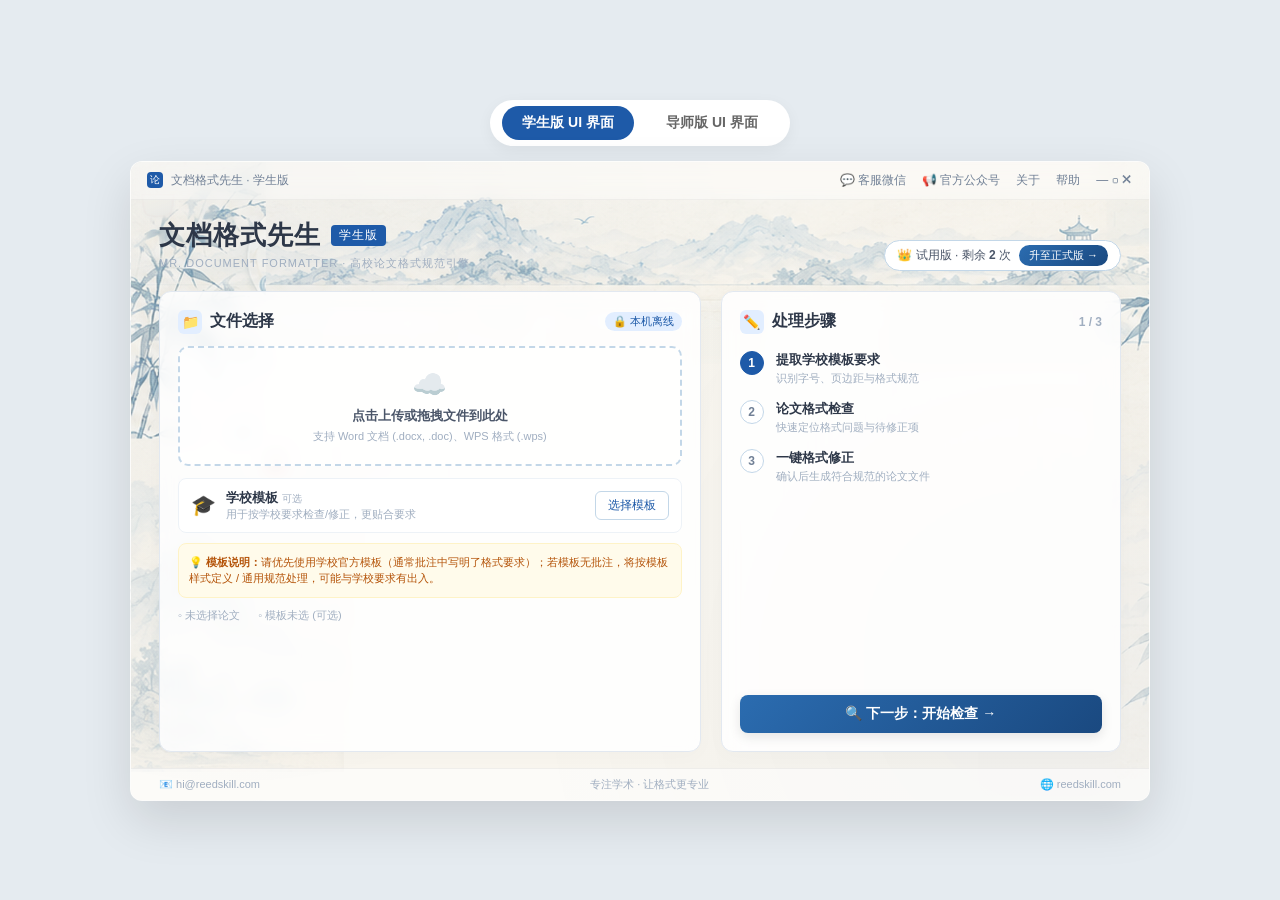
<file: tfd_app/web/index.html>
<!DOCTYPE html>
<html lang="zh-CN">
<head>
    <meta charset="UTF-8">
    <meta name="viewport" content="width=device-width, initial-scale=1.0">
    <title>文档格式先生 - 新国风 UI 界面</title>
    <style>
        :root {
            /* 默认学生版色彩（青蓝） */
            --theme-color: #1e5aa8;
            --theme-gradient: linear-gradient(135deg, #2b6cb0 0%, #1a4980 100%);
            --theme-bg-light: #f0f5fa;
            --theme-border: #c3d7e8;
            --theme-card-bg: rgba(255, 255, 255, 0.85);
            --theme-tag-bg: #e2eeff;
            --theme-tag-color: #1e5aa8;
        }

        /* 导师版主题配色（朱红） */
        body.advisor-theme {
            --theme-color: #8c2d19;
            --theme-gradient: linear-gradient(135deg, #9b3622 0%, #6e1f10 100%);
            --theme-bg-light: #faf0ed;
            --theme-border: #e8c9c3;
            --theme-card-bg: rgba(255, 255, 255, 0.88);
            --theme-tag-bg: #ffebe6;
            --theme-tag-color: #8c2d19;
        }

        * {
            box-sizing: border-box;
            margin: 0;
            padding: 0;
            font-family: -apple-system, BlinkMacSystemFont, "Segoe UI", "PingFang SC", "Hiragino Sans GB", "Microsoft YaHei", sans-serif;
        }

        body {
            background-color: #e5ebf0;
            display: flex;
            flex-direction: column;
            align-items: center;
            justify-content: center;
            min-height: 100vh;
            padding: 20px;
            transition: background-color 0.3s ease;
        }

        body.advisor-theme {
            background-color: #ebe3e0;
        }

        /* 顶部切换控制区 */
        .version-switcher {
            margin-bottom: 15px;
            display: flex;
            gap: 12px;
            background: #fff;
            padding: 6px 12px;
            border-radius: 30px;
            box-shadow: 0 4px 15px rgba(0,0,0,0.05);
        }

        .version-btn {
            padding: 8px 20px;
            border: none;
            background: transparent;
            color: #666;
            border-radius: 20px;
            cursor: pointer;
            font-weight: bold;
            font-size: 14px;
            transition: all 0.3s;
        }

        .version-btn.active-blue {
            background: #1e5aa8;
            color: #fff;
        }

        .version-btn.active-red {
            background: #8c2d19;
            color: #fff;
        }

        /* ---------------- 主窗口 ---------------- */
        .app-window {
            width: 1020px;
            height: 640px;
            background: #f7fafc;
            /* 浅淡国风水墨艺术纹理背景 */
            background-image: 
                radial-gradient(circle at 10% 20%, rgba(30, 90, 168, 0.03) 0%, transparent 50%),
                radial-gradient(circle at 90% 80%, rgba(30, 90, 168, 0.04) 0%, transparent 50%),
                url("assets/bg-student.png");
            background-size: cover;
            border-radius: 12px;
            box-shadow: 0 20px 50px rgba(0,0,0,0.12);
            border: 1px solid rgba(255, 255, 255, 0.8);
            display: flex;
            flex-direction: column;
            overflow: hidden;
            position: relative;
            transition: all 0.3s ease;
        }

        body.advisor-theme .app-window {
            background-image: 
                radial-gradient(circle at 10% 20%, rgba(140, 45, 25, 0.03) 0%, transparent 50%),
                radial-gradient(circle at 90% 80%, rgba(140, 45, 25, 0.04) 0%, transparent 50%),
                url("assets/bg-advisor.png");
        }

        /* Window Titlebar */
        .title-bar {
            height: 38px;
            padding: 0 16px;
            display: flex;
            justify-content: space-between;
            align-items: center;
            font-size: 12px;
            color: #718096;
            background: rgba(255, 255, 255, 0.4);
            backdrop-filter: blur(10px);
            border-bottom: 1px solid rgba(0,0,0,0.04);
        }

        .title-left {
            display: flex;
            align-items: center;
            gap: 8px;
            font-weight: 500;
        }

        .app-icon-mini {
            width: 16px;
            height: 16px;
            background: var(--theme-color);
            color: #fff;
            border-radius: 4px;
            display: flex;
            align-items: center;
            justify-content: center;
            font-size: 10px;
        }

        .window-actions {
            display: flex;
            align-items: center;
            gap: 16px;
        }

        .window-actions span { cursor: pointer; }
        .window-actions span:hover { color: #333; }

        /* Window Header Logo区 */
        .app-header {
            padding: 18px 28px 10px 28px;
            display: flex;
            justify-content: space-between;
            align-items: flex-end;
        }

        .logo-area h1 {
            font-size: 26px;
            color: #2d3748;
            display: flex;
            align-items: center;
            gap: 10px;
            font-weight: 700;
            letter-spacing: 1px;
        }

        .stamp-badge {
            background: var(--theme-color);
            color: #fff;
            font-size: 12px;
            padding: 2px 8px;
            border-radius: 4px;
            font-weight: normal;
        }

        .logo-sub {
            font-size: 11px;
            color: #a0aec0;
            margin-top: 3px;
            letter-spacing: 1px;
        }

        .header-trial-badge {
            background: #fff;
            border: 1px solid var(--theme-border);
            padding: 4px 12px;
            border-radius: 20px;
            font-size: 12px;
            color: #4a5568;
            display: flex;
            align-items: center;
            gap: 8px;
        }

        .btn-upgrade {
            background: var(--theme-gradient);
            color: #fff;
            border: none;
            padding: 3px 10px;
            border-radius: 12px;
            font-size: 11px;
            cursor: pointer;
        }

        /* 主工作区 Grid Layout */
        .workspace {
            display: grid;
            grid-template-columns: 1.15fr 0.85fr;
            gap: 20px;
            padding: 10px 28px 16px 28px;
            flex: 1;
        }

        /* 统一卡片样式 */
        .card {
            background: var(--theme-card-bg);
            border: 1px solid #e2e8f0;
            border-radius: 12px;
            padding: 18px;
            box-shadow: 0 4px 20px rgba(0,0,0,0.02);
            backdrop-filter: blur(8px);
            display: flex;
            flex-direction: column;
        }

        .card-title {
            font-size: 16px;
            font-weight: 700;
            color: #2d3748;
            display: flex;
            align-items: center;
            justify-content: space-between;
            margin-bottom: 12px;
        }

        .card-title-left {
            display: flex;
            align-items: center;
            gap: 8px;
        }

        .icon-box {
            width: 24px;
            height: 24px;
            background: var(--theme-tag-bg);
            color: var(--theme-tag-color);
            border-radius: 6px;
            display: font;
            display: flex;
            align-items: center;
            justify-content: center;
            font-size: 14px;
        }

        .tag-offline {
            font-size: 11px;
            color: var(--theme-tag-color);
            background: var(--theme-tag-bg);
            padding: 2px 8px;
            border-radius: 12px;
            font-weight: 500;
        }

        /* 拖拽上传框 (最符合审美的地方) */
        .drop-zone {
            border: 2px dashed var(--theme-border);
            background: rgba(255, 255, 255, 0.6);
            border-radius: 10px;
            padding: 20px 10px;
            text-align: center;
            cursor: pointer;
            transition: all 0.2s;
            margin-bottom: 12px;
        }

        .drop-zone:hover {
            border-color: var(--theme-color);
            background: #fff;
        }

        .drop-icon {
            font-size: 28px;
            color: var(--theme-color);
            margin-bottom: 6px;
        }

        .drop-text {
            font-size: 13px;
            font-weight: 600;
            color: #4a5568;
        }

        .drop-sub {
            font-size: 11px;
            color: #a0aec0;
            margin-top: 4px;
        }

        /* 按钮条（导师版支持选择文件夹） */
        .file-action-btns {
            display: flex;
            gap: 8px;
            margin-top: 6px;
            justify-content: center;
        }

        .btn-light-action {
            background: #fff;
            border: 1px solid var(--theme-border);
            color: var(--theme-color);
            padding: 5px 12px;
            border-radius: 6px;
            font-size: 12px;
            cursor: pointer;
            font-weight: 500;
            transition: all 0.2s;
        }

        .btn-light-action:hover {
            background: var(--theme-tag-bg);
        }

        /* 学校模板 Row */
        .template-row {
            background: #fff;
            border: 1px solid #edf2f7;
            border-radius: 8px;
            padding: 10px 12px;
            display: flex;
            align-items: center;
            justify-content: space-between;
            margin-bottom: 10px;
        }

        .tpl-info {
            display: flex;
            align-items: center;
            gap: 10px;
        }

        .tpl-icon {
            font-size: 20px;
        }

        .tpl-text div:first-child {
            font-size: 13px;
            font-weight: 600;
            color: #2d3748;
        }

        .tpl-text div:last-child {
            font-size: 11px;
            color: #a0aec0;
        }

        .tpl-actions {
            display: flex;
            align-items: center;
            gap: 6px;
        }

        /* 导师版专有：记住模板 & 批注署名 */
        .advisor-inputs {
            display: flex;
            gap: 8px;
            margin-bottom: 10px;
        }

        .btn-remember {
            background: #fff;
            border: 1px dashed var(--theme-color);
            color: var(--theme-color);
            font-size: 11px;
            padding: 6px 10px;
            border-radius: 6px;
            cursor: pointer;
            white-space: nowrap;
        }

        .signer-input {
            flex: 1;
            border: 1px solid var(--theme-border);
            border-radius: 6px;
            padding: 4px 10px;
            font-size: 11px;
            outline: none;
            background: rgba(255,255,255,0.9);
        }

        /* 黄色提示框 */
        .notice-card {
            background: #fffbeb;
            border: 1px solid #fef3c7;
            border-radius: 8px;
            padding: 10px;
            font-size: 11px;
            color: #b45309;
            line-height: 1.5;

        }

        /* 处理步骤 Step List */
        .step-container {
            display: flex;
            flex-direction: column;
            gap: 14px;
            margin-top: 5px;
        }

        .step-row {
            display: flex;
            align-items: flex-start;
            gap: 12px;
        }

        .step-num {
            width: 24px;
            height: 24px;
            border-radius: 50%;
            border: 1.5px solid var(--theme-border);
            color: #718096;
            display: flex;
            align-items: center;
            justify-content: center;
            font-size: 12px;
            font-weight: 700;
            background: #fff;
        }

        .step-row.active .step-num {
            background: var(--theme-color);
            color: #fff;
            border-color: var(--theme-color);
        }

        .step-content {
            flex: 1;
        }

        .step-title {
            font-size: 13px;
            font-weight: 600;
            color: #2d3748;
        }

        .step-sub {
            font-size: 11px;
            color: #a0aec0;
            margin-top: 2px;
        }

        /* 导师版交付模式 3选1 卡片 */
        .delivery-selector {
            margin-top: 10px;
            background: rgba(255,255,255,0.5);
            border-radius: 8px;
            padding: 8px;
        }

        .delivery-label {
            font-size: 11px;
            font-weight: bold;
            color: var(--theme-color);
            margin-bottom: 6px;
        }

        .delivery-grid {
            display: grid;
            grid-template-columns: 1fr 1fr 1fr;
            gap: 6px;
        }

        .delivery-card {
            background: #fff;
            border: 1px solid #e2e8f0;
            border-radius: 6px;
            padding: 6px;
            text-align: center;
            cursor: pointer;
            transition: all 0.2s;
        }

        .delivery-card.selected {
            border-color: var(--theme-color);
            background: var(--theme-tag-bg);
        }

        .delivery-card div:first-child {
            font-size: 11px;
            font-weight: bold;
            color: #2d3748;
        }

        .delivery-card div:last-child {
            font-size: 9px;
            color: #a0aec0;
            margin-top: 2px;
        }

        /* 底部下一步主按钮 */
        .btn-main-next {
            width: 100%;
            background: var(--theme-gradient);
            color: #fff;
            border: none;
            padding: 10px;
            border-radius: 8px;
            font-size: 14px;
            font-weight: 600;
            cursor: pointer;
            margin-top: auto;
            box-shadow: 0 4px 12px rgba(0,0,0,0.1);
            transition: transform 0.1s;
        }

        .btn-main-next:active {
            transform: scale(0.99);
        }

        /* 底部 Status Footbar */
        .status-footbar {
            height: 32px;
            background: rgba(255, 255, 255, 0.6);
            border-top: 1px solid rgba(0,0,0,0.05);
            display: flex;
            justify-content: space-between;
            align-items: center;
            padding: 0 28px;
            font-size: 11px;
            color: #a0aec0;
        }

        .status-footbar span a {
            color: #a0aec0;
            text-decoration: none;
        }
    
/* ---- 软件形态（app-mode）：由启动参数 ?edition= 触发 ----
   无参数打开 = 演示模式（灰底居中+顶部切换条）；带参数 = 正式软件形态 */
body.app-mode{
    padding: 0;
    background: var(--theme-bg-light);
}
body.app-mode .version-switcher{ display: none; }
body.app-mode .app-window{
    width: 100%;
    height: 100vh;
    max-height: 100vh;
    border-radius: 0;
    border: none;
    box-shadow: none;
}
    </style>
</head>
<body>

    <!-- 顶部分页控制 (方便实时对比切换) -->
    <div class="version-switcher">
        <button class="version-btn active-blue" onclick="switchTheme('student')">学生版 UI 界面</button>
        <button class="version-btn" onclick="switchTheme('advisor')">导师版 UI 界面</button>
    </div>

    <!-- 桌面客户端外框 -->
    <div class="app-window">
        <!-- 软件标题栏 -->
        <div class="title-bar">
            <div class="title-left">
                <div class="app-icon-mini">论</div>
                <span id="winTitle">文档格式先生 · 学生版</span>
            </div>
            <div class="window-actions">
                <span>💬 客服微信</span>
                <span>📢 官方公众号</span>
                <span>关于</span>
                <span>帮助</span>
                <span>— ▢ ✕</span>
            </div>
        </div>

        <!-- Header区 -->
        <div class="app-header">
            <div class="logo-area">
                <h1>文档格式先生 <span class="stamp-badge" id="badgeTag">学生版</span></h1>
                <div class="logo-sub">MR. DOCUMENT FORMATTER · 高校论文格式规范引擎</div>
            </div>
            <div class="header-trial-badge">
                <span>👑 试用版 · 剩余 <b>2</b> 次</span>
                <button class="btn-upgrade">升至正式版 →</button>
            </div>
        </div>

        <!-- 主工作区 -->
        <main class="workspace">
            <!-- 左卡片：文件选择区 -->
            <section class="card">
                <div class="card-title">
                    <div class="card-title-left">
                        <div class="icon-box">📁</div>
                        <span>文件选择</span>
                    </div>
                    <span class="tag-offline">🔒 本机离线</span>
                </div>

                <!-- 拖拽上传框 -->
                <div class="drop-zone">
                    <div class="drop-icon">☁️</div>
                    <div class="drop-text">点击上传或拖拽文件到此处</div>
                    <div class="drop-sub" id="uploadTip">支持 Word 文档 (.docx, .doc)、WPS 格式 (.wps)</div>
                    
                    <!-- 导师版增加批量/文件夹操作按钮 -->
                    <div class="file-action-btns" id="advisorFileBtns" style="display:none;">
                        <button class="btn-light-action">选择单文件...</button>
                        <button class="btn-light-action">批量导入文件夹...</button>
                    </div>
                </div>

                <!-- 学校模板选择 -->
                <div class="template-row">
                    <div class="tpl-info">
                        <div class="tpl-icon">🎓</div>
                        <div class="tpl-text">
                            <div>学校模板 <span style="font-size: 10px; color: #a0aec0; font-weight: normal;">可选</span></div>
                            <div>用于按学校要求检查/修正，更贴合要求</div>
                        </div>
                    </div>
                    <div class="tpl-actions">
                        <button class="btn-light-action">选择模板</button>
                    </div>
                </div>

                <!-- 导师版专有扩展：记住模板 & 批注署名 -->
                <div class="advisor-inputs" id="advisorInputs" style="display:none;">
                    <button class="btn-remember">⭐ 设为常用模板</button>
                    <input type="text" class="signer-input" value="批注署名：文档格式先生·导师版">
                </div>

                <!-- 黄色模板提示文案 -->
                <div class="notice-card">
                    💡 <b>模板说明：</b>请优先使用学校官方模板（通常批注中写明了格式要求）；若模板无批注，将按模板样式定义 / 通用规范处理，可能与学校要求有出入。
                </div>

                <div style="font-size: 11px; color: #a0aec0; margin-top: 10px;">
                    ◦ 未选择论文 &nbsp;&nbsp;&nbsp;&nbsp; ◦ 模板未选 (可选)
                </div>
            </section>

            <!-- 右卡片：处理步骤与操作区 -->
            <section class="card">
                <div class="card-title">
                    <div class="card-title-left">
                        <div class="icon-box">✏️</div>
                        <span>处理步骤</span>
                    </div>
                    <span style="font-size: 12px; color: #a0aec0;">1 / 3</span>
                </div>

                <div class="step-container">
                    <div class="step-row active">
                        <div class="step-num">1</div>
                        <div class="step-content">
                            <div class="step-title">提取学校模板要求</div>
                            <div class="step-sub">识别字号、页边距与格式规范</div>
                        </div>
                    </div>
                    <div class="step-row">
                        <div class="step-num">2</div>
                        <div class="step-content">
                            <div class="step-title">论文格式检查</div>
                            <div class="step-sub" id="step2Sub">快速定位格式问题与待修正项</div>
                        </div>
                    </div>
                    <div class="step-row">
                        <div class="step-num">3</div>
                        <div class="step-content">
                            <div class="step-title" id="step3Title">一键格式修正</div>
                            <div class="step-sub" id="step3Sub">确认后生成符合规范的论文文件</div>
                        </div>
                    </div>
                </div>

                <!-- 导师版专有：交付方式 (三选一) -->
                <div class="delivery-selector" id="advisorDelivery" style="display:none;">
                    <div class="delivery-label">交付方式 (三选一)</div>
                    <div class="delivery-grid">
                        <div class="delivery-card selected">
                            <div>① 只批注</div>
                            <div>保留原稿，仅标注</div>
                        </div>
                        <div class="delivery-card">
                            <div>② 一键修正</div>
                            <div>生成符合规范文件</div>
                        </div>
                        <div class="delivery-card">
                            <div>③ ①+② 都要</div>
                            <div>批注并生成修正版</div>
                        </div>
                    </div>
                </div>

                <!-- 底部主操作按钮 -->
                <button class="btn-main-next">🔍 下一步：开始检查 →</button>
            </section>
        </main>

        <!-- 状态栏 -->
        <div class="status-footbar">
            <span>📧 hi@reedskill.com</span>
            <span>专注学术 · 让格式更专业</span>
            <span>🌐 reedskill.com</span>
        </div>
    </div>

    <script>
        function switchTheme(type) {
            const btns = document.querySelectorAll('.version-btn');
            btns.forEach(b => b.className = 'version-btn');

            if(type === 'student') {
                document.body.className = '';
                btns[0].classList.add('active-blue');
                
                document.getElementById('winTitle').innerText = "文档格式先生 · 学生版";
                document.getElementById('badgeTag').innerText = "学生版";
                document.getElementById('uploadTip').innerText = "支持 Word 文档 (.docx, .doc)、WPS 格式 (.wps)";
                
                document.getElementById('advisorFileBtns').style.display = "none";
                document.getElementById('advisorInputs').style.display = "none";
                document.getElementById('advisorDelivery').style.display = "none";
                
                document.getElementById('step2Sub').innerText = "快速定位格式问题与待修正项";
                document.getElementById('step3Title').innerText = "一键格式修正";
                document.getElementById('step3Sub').innerText = "确认后生成符合规范的论文文件";
            } else {
                document.body.className = 'advisor-theme';
                btns[1].classList.add('active-red');
                
                document.getElementById('winTitle').innerText = "文档格式先生 · 导师版";
                document.getElementById('badgeTag').innerText = "导师版";
                document.getElementById('uploadTip').innerText = "可多选，或整文件夹批量导入 (.docx / .doc / .wps)";
                
                document.getElementById('advisorFileBtns').style.display = "flex";
                document.getElementById('advisorInputs').style.display = "flex";
                document.getElementById('advisorDelivery').style.display = "block";
                
                document.getElementById('step2Sub').innerText = "生成格式检查报告，不动文件";
                document.getElementById('step3Title').innerText = "交付方式 (只批注 / 只修正 / ①+② 都要)";
                document.getElementById('step3Sub').innerText = "可三选一：只批注不改原稿、一键修正、或 ①+② 都要";
            }
        }

        /* ---- 对接层（本段为接入新增，未改动任何样式与结构）----
           版本由启动参数决定：?edition=student | ?edition=advisor
           后端 /api/health 就绪后，改为读取其 data.edition 即可全自适应。
           注意：顶部切换按钮保留，方便演示时实时对比两版。 */
        (function () {
            var q = new URLSearchParams(location.search).get('edition');
            switchTheme(q === 'advisor' ? 'advisor' : 'student');
            if (q) {
                // 正式软件形态：隐藏演示切换条、界面充满窗口、窗口标题跟版本走
                document.body.classList.add('app-mode');
                document.title = '文档格式先生 · ' + (q === 'advisor' ? '导师版' : '学生版');
            }
        })();
    </script>
</body>
</html>
</file>
